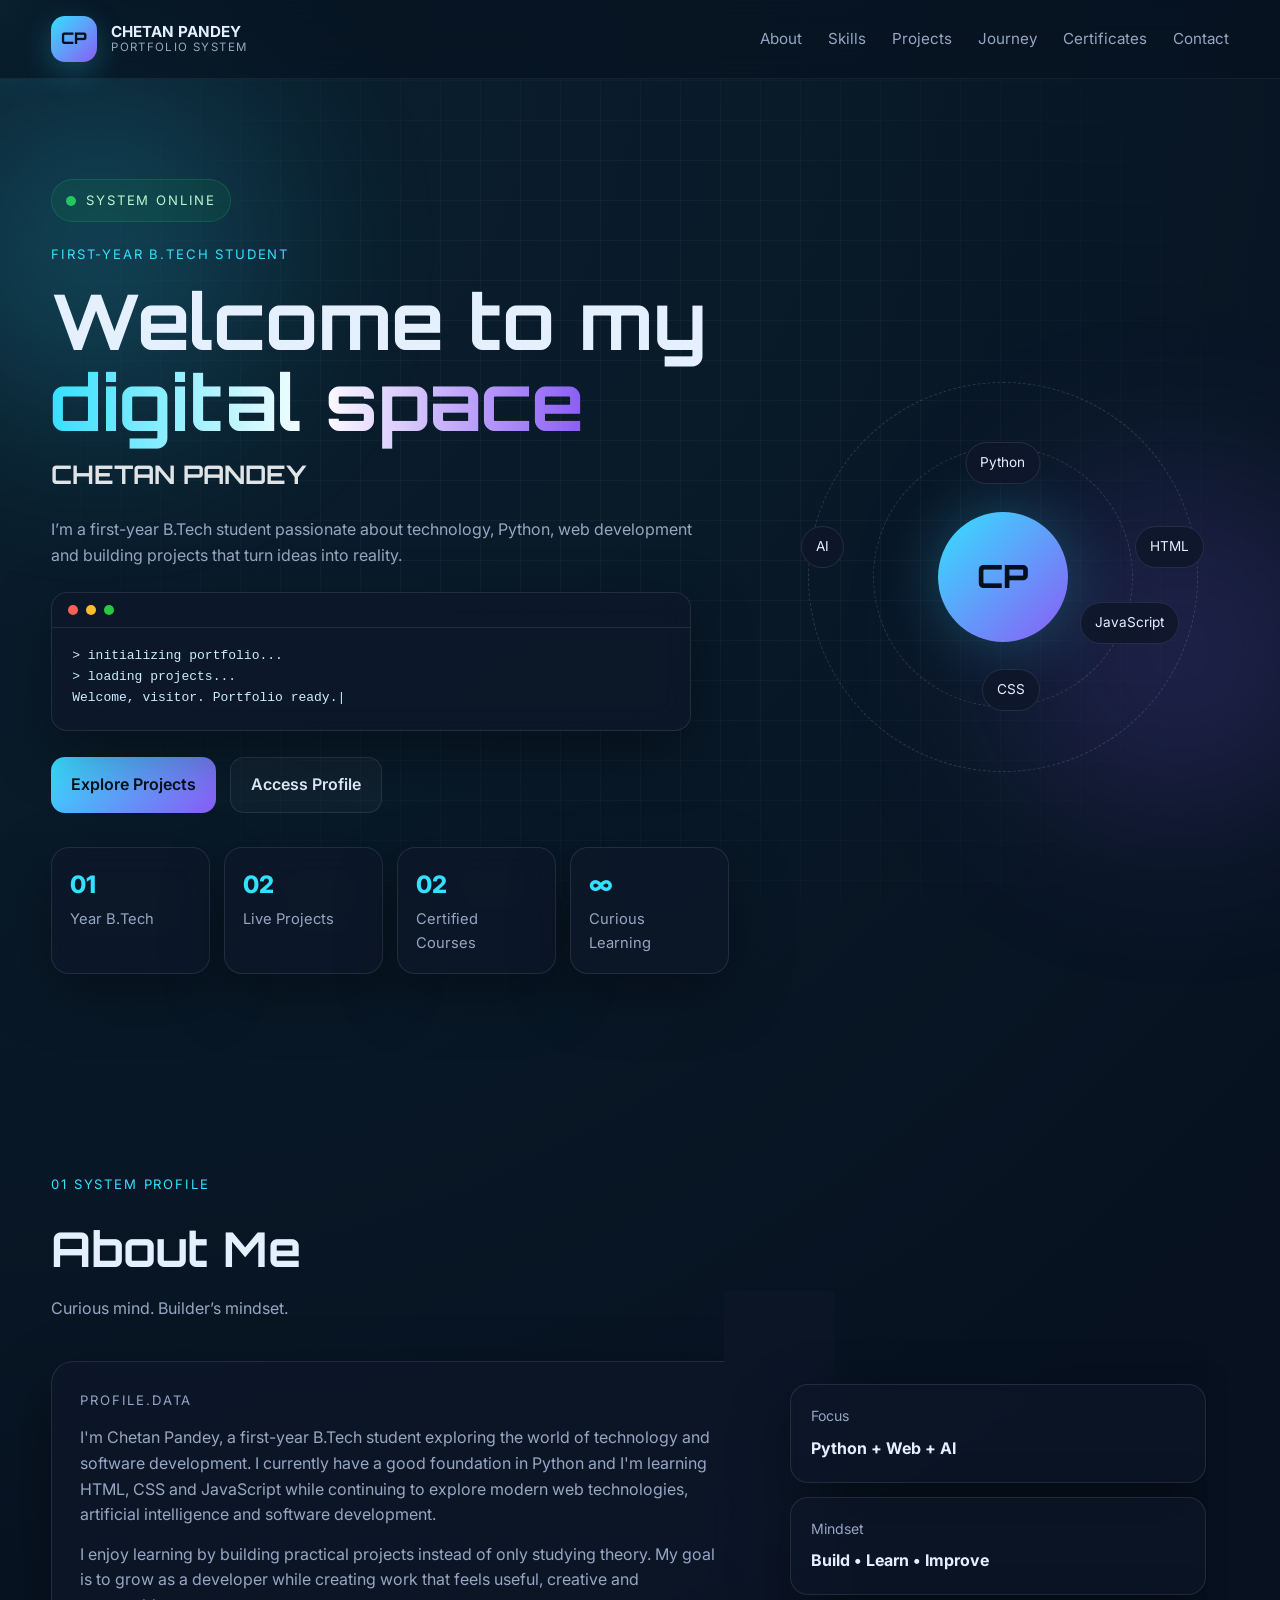
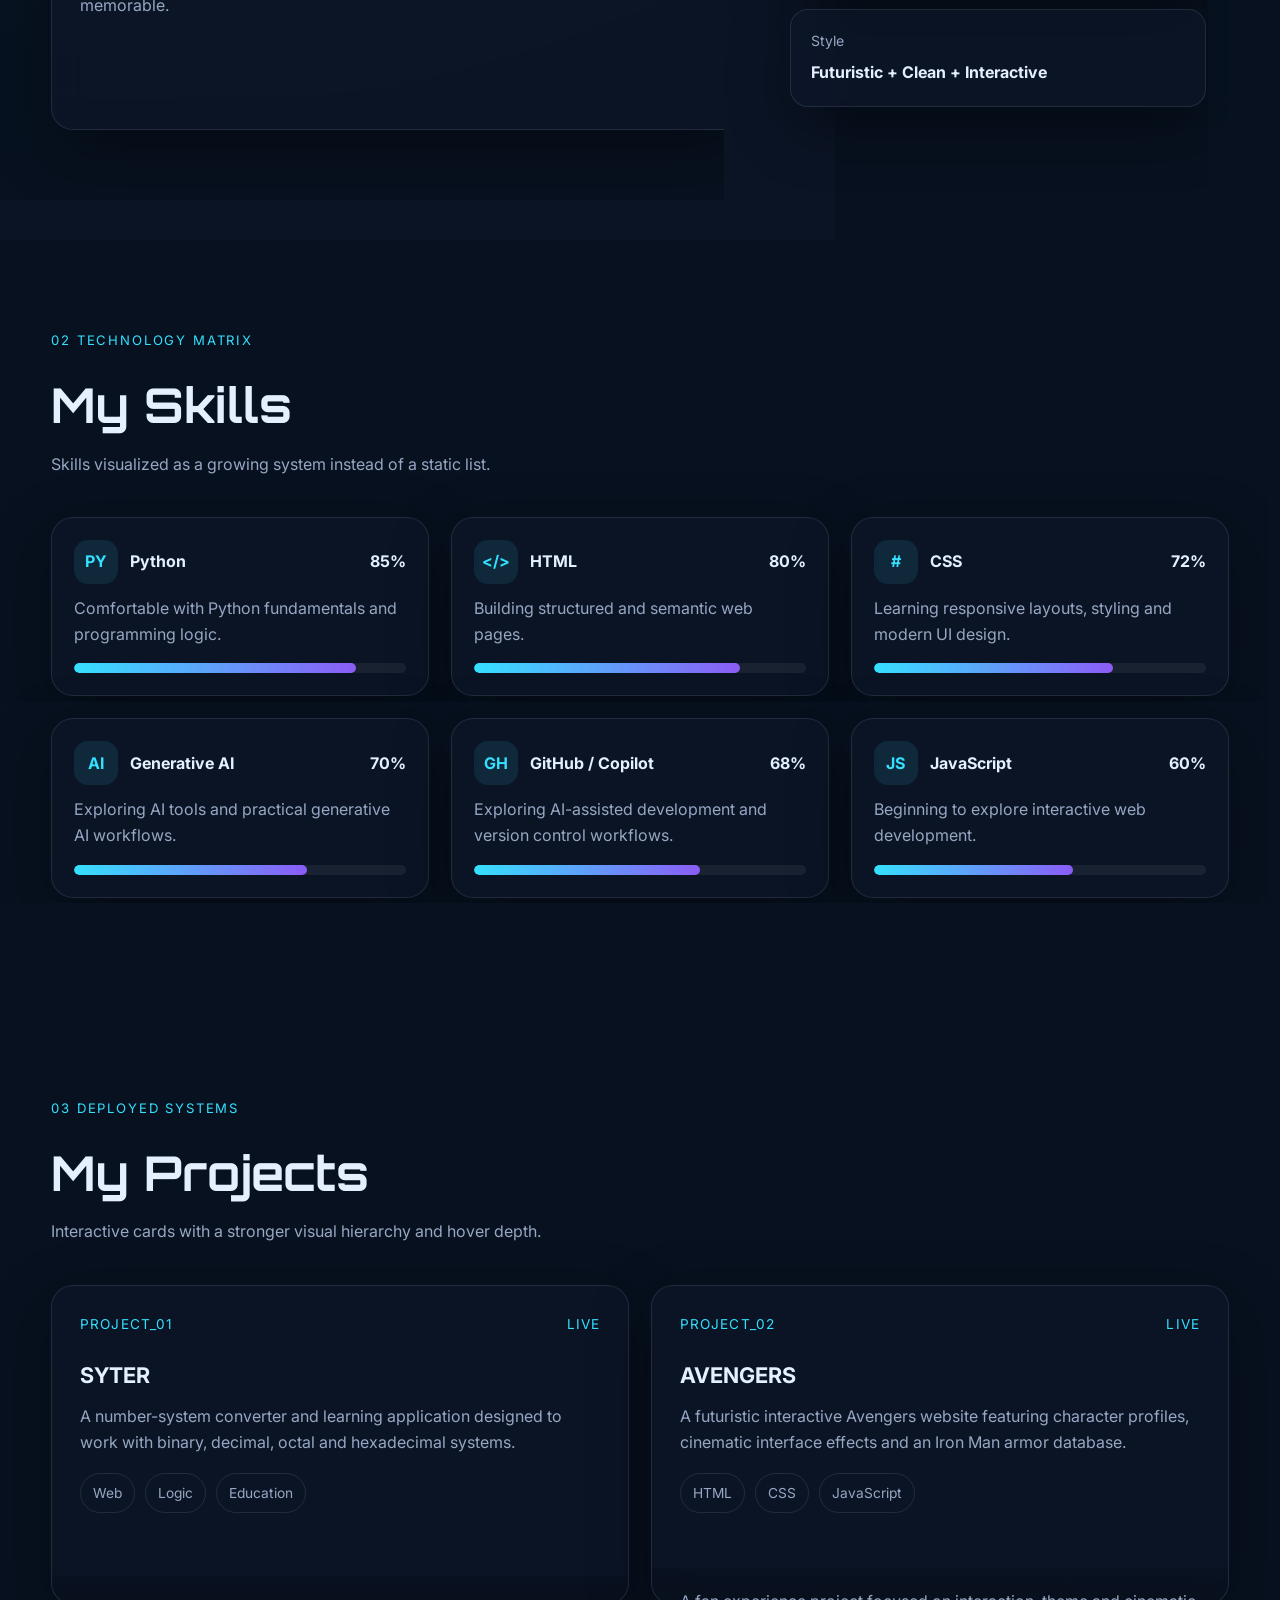
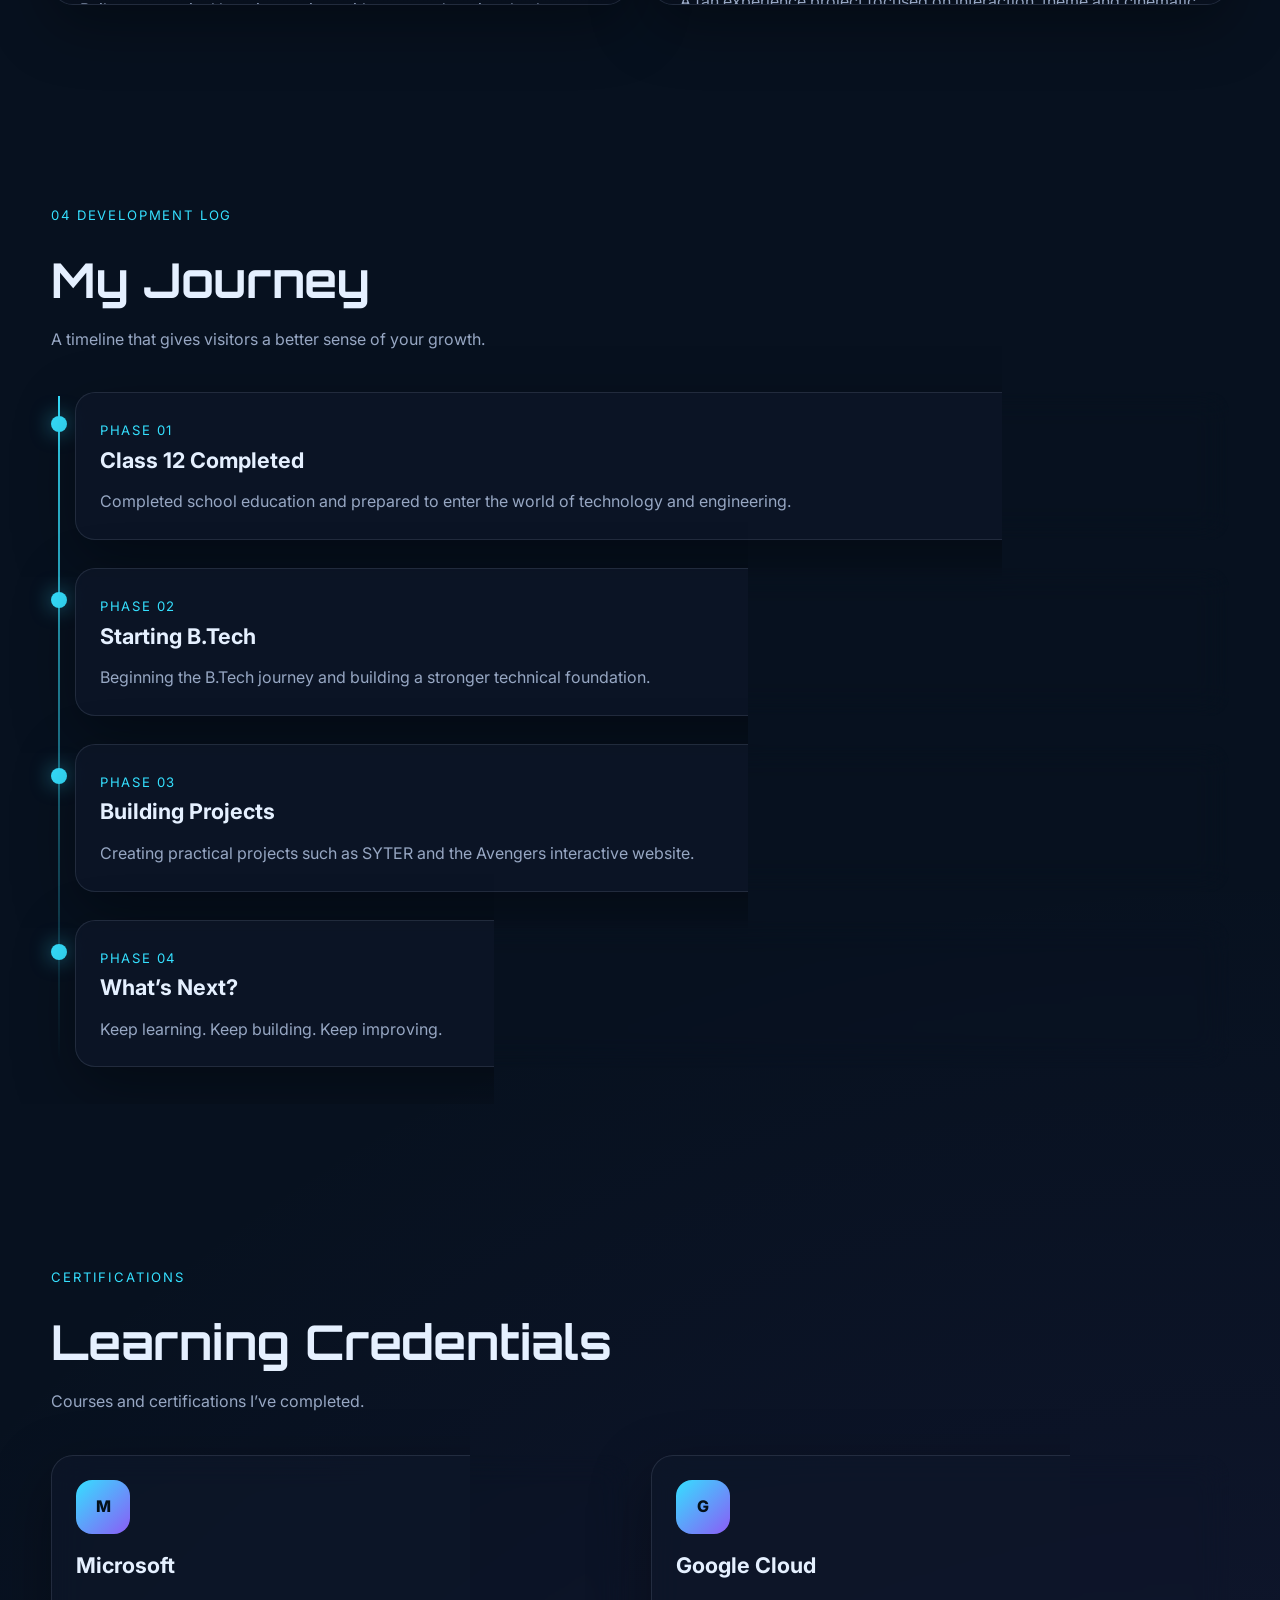
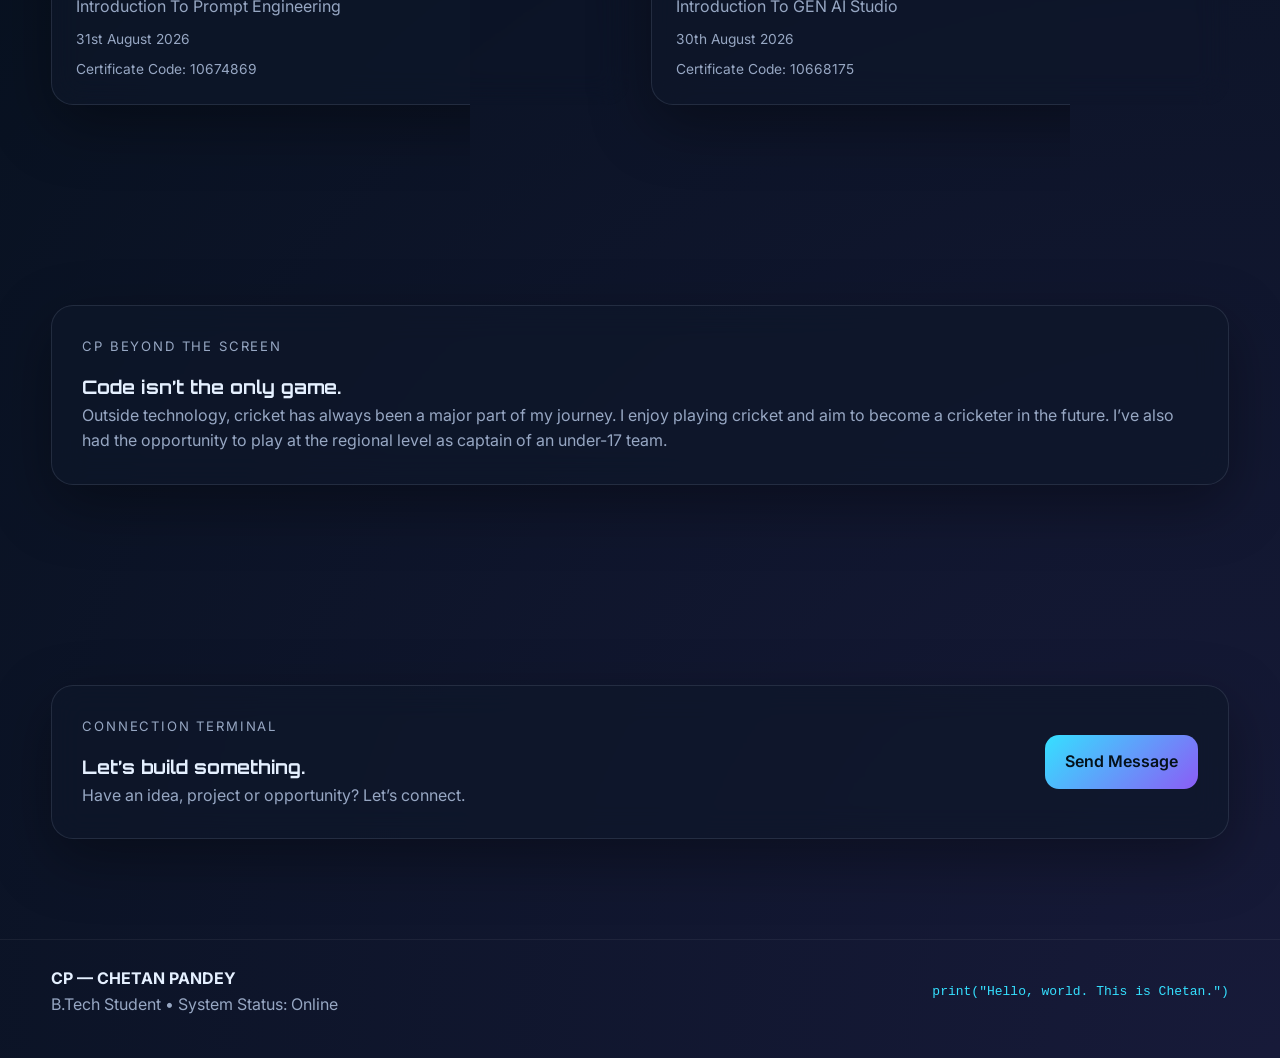
<file: index.html>
<!DOCTYPE html>
<html lang="en">

<head>
    <meta charset="UTF-8" />
    <meta name="viewport" content="width=device-width, initial-scale=1.0" />
    <title>Chetan Pandey | B.Tech Student & Developer</title>
    <meta name="description" content="Chetan Pandey - First-year B.Tech student passionate about Python, web development, AI, and building meaningful digital experiences." />
    <link rel="preconnect" href="https://fonts.googleapis.com" />
    <link rel="preconnect" href="https://fonts.gstatic.com" crossorigin />
    <link href="https://fonts.googleapis.com/css2?family=Inter:wght@300;400;500;600;700;800&family=Orbitron:wght@500;700;800&display=swap" rel="stylesheet" />
    <link rel="stylesheet" href="cpport.css" />
</head>

<body>
    <div class="cursor-glow"></div>
    <div class="bg-grid"></div>
    <div class="bg-blur blur-1"></div>
    <div class="bg-blur blur-2"></div>

    <header class="header" id="top">
        <div class="container nav">
            <a href="#hero" class="logo">
                <span class="logo-box">CP</span>
                <div class="logo-text">
                    <strong>CHETAN PANDEY</strong>
                    <span>PORTFOLIO SYSTEM</span>
                </div>
            </a>

            <nav class="nav-links" id="navLinks">
                <a href="#about">About</a>
                <a href="#skills">Skills</a>
                <a href="#projects">Projects</a>
                <a href="#journey">Journey</a>
                <a href="#certificates">Certificates</a>
                <a href="#contact">Contact</a>
            </nav>

            <button class="menu-toggle" id="menuToggle" aria-label="Toggle menu">
                <span></span>
                <span></span>
                <span></span>
            </button>
        </div>
    </header>

    <main>
        <section class="hero section" id="hero">
            <div class="container hero-grid">
                <div class="hero-content reveal">
                    <div class="status-pill">
                        <span class="status-dot"></span>
                        <span id="statusText">SYSTEM ONLINE</span>
                    </div>

                    <p class="eyebrow">FIRST-YEAR B.TECH STUDENT</p>
                    <h1>
                        Welcome to my
                        <span>digital space</span>
                    </h1>
                    <h2>CHETAN PANDEY</h2>

                    <p class="hero-description">
                        I’m a first-year B.Tech student passionate about technology, Python,
                        web development and building projects that turn ideas into reality.
                    </p>

                    <div class="terminal-card">
                        <div class="terminal-top">
                            <span></span><span></span><span></span>
                        </div>
                        <div class="terminal-body">
                            <p>&gt; initializing portfolio...</p>
                            <p>&gt; loading projects...</p>
                            <p class="typing-line"><span id="typingText"></span><span class="caret">|</span></p>
                        </div>
                    </div>

                    <div class="hero-actions">
                        <a href="#projects" class="btn btn-primary">Explore Projects</a>
                        <a href="#contact" class="btn btn-secondary">Access Profile</a>
                    </div>

                    <div class="hero-stats">
                        <div class="stat-card">
                            <span>01</span>
                            <p>Year B.Tech</p>
                        </div>
                        <div class="stat-card">
                            <span>02</span>
                            <p>Live Projects</p>
                        </div>
                        <div class="stat-card">
                            <span>02</span>
                            <p>Certified Courses</p>
                        </div>
                        <div class="stat-card">
                            <span>∞</span>
                            <p>Curious Learning</p>
                        </div>
                    </div>
                </div>

                <div class="hero-visual reveal">
                    <div class="orbital-card">
                        <div class="orbit orbit-1"></div>
                        <div class="orbit orbit-2"></div>
                        <div class="core">CP</div>

                        <div class="floating-tag tag-1">Python</div>
                        <div class="floating-tag tag-2">HTML</div>
                        <div class="floating-tag tag-3">CSS</div>
                        <div class="floating-tag tag-4">AI</div>
                        <div class="floating-tag tag-5">JavaScript</div>
                    </div>
                </div>
            </div>
        </section>

        <section class="section" id="about">
            <div class="container">
                <div class="section-head reveal">
                    <p class="section-tag">01 SYSTEM PROFILE</p>
                    <h3>About Me</h3>
                    <p class="section-text">
                        Curious mind. Builder’s mindset.
                    </p>
                </div>

                <div class="about-grid">
                    <div class="about-card reveal">
                        <p class="about-label">PROFILE.DATA</p>
                        <p>
                            I'm Chetan Pandey, a first-year B.Tech student exploring the world
                            of technology and software development. I currently have a good
                            foundation in Python and I'm learning HTML, CSS and JavaScript
                            while continuing to explore modern web technologies, artificial
                            intelligence and software development.
                        </p>
                        <p>
                            I enjoy learning by building practical projects instead of only
                            studying theory. My goal is to grow as a developer while creating
                            work that feels useful, creative and memorable.
                        </p>
                    </div>

                    <div class="about-panel reveal">
                        <div class="mini-card">
                            <span>Focus</span>
                            <strong>Python + Web + AI</strong>
                        </div>
                        <div class="mini-card">
                            <span>Mindset</span>
                            <strong>Build • Learn • Improve</strong>
                        </div>
                        <div class="mini-card">
                            <span>Style</span>
                            <strong>Futuristic + Clean + Interactive</strong>
                        </div>
                    </div>
                </div>
            </div>
        </section>

        <section class="section" id="skills">
            <div class="container">
                <div class="section-head reveal">
                    <p class="section-tag">02 TECHNOLOGY MATRIX</p>
                    <h3>My Skills</h3>
                    <p class="section-text">
                        Skills visualized as a growing system instead of a static list.
                    </p>
                </div>

                <div class="skills-grid">
                    <div class="skill-card reveal">
                        <div class="skill-top">
                            <span>PY</span>
                            <h4>Python</h4>
                            <strong>85%</strong>
                        </div>
                        <p>Comfortable with Python fundamentals and programming logic.</p>
                        <div class="progress">
                            <div class="progress-bar" data-width="85"></div>
                        </div>
                    </div>

                    <div class="skill-card reveal">
                        <div class="skill-top">
                            <span>&lt;/&gt;</span>
                            <h4>HTML</h4>
                            <strong>80%</strong>
                        </div>
                        <p>Building structured and semantic web pages.</p>
                        <div class="progress">
                            <div class="progress-bar" data-width="80"></div>
                        </div>
                    </div>

                    <div class="skill-card reveal">
                        <div class="skill-top">
                            <span>#</span>
                            <h4>CSS</h4>
                            <strong>72%</strong>
                        </div>
                        <p>Learning responsive layouts, styling and modern UI design.</p>
                        <div class="progress">
                            <div class="progress-bar" data-width="72"></div>
                        </div>
                    </div>

                    <div class="skill-card reveal">
                        <div class="skill-top">
                            <span>AI</span>
                            <h4>Generative AI</h4>
                            <strong>70%</strong>
                        </div>
                        <p>Exploring AI tools and practical generative AI workflows.</p>
                        <div class="progress">
                            <div class="progress-bar" data-width="70"></div>
                        </div>
                    </div>

                    <div class="skill-card reveal">
                        <div class="skill-top">
                            <span>GH</span>
                            <h4>GitHub / Copilot</h4>
                            <strong>68%</strong>
                        </div>
                        <p>Exploring AI-assisted development and version control workflows.</p>
                        <div class="progress">
                            <div class="progress-bar" data-width="68"></div>
                        </div>
                    </div>

                    <div class="skill-card reveal">
                        <div class="skill-top">
                            <span>JS</span>
                            <h4>JavaScript</h4>
                            <strong>60%</strong>
                        </div>
                        <p>Beginning to explore interactive web development.</p>
                        <div class="progress">
                            <div class="progress-bar" data-width="60"></div>
                        </div>
                    </div>
                </div>
            </div>
        </section>

        <section class="section" id="projects">
                <div class="container">
                    <div class="section-head reveal">
                        <p class="section-tag">03 DEPLOYED SYSTEMS</p>
                        <h3>My Projects</h3>
                        <p class="section-text">
                            Interactive cards with a stronger visual hierarchy and hover depth.
                        </p>
                    </div>

                    <div class="projects-grid">
                        <article class="project-card reveal">
                            <div class="project-front">
                                <div class="project-meta">
                                    <span>PROJECT_01</span>
                                    <span>LIVE</span>
                                </div>
                                <h4>SYTER</h4>
                                <p>
                                    A number-system converter and learning application designed to
                                    work with binary, decimal, octal and hexadecimal systems.
                                </p>
                                <div class="project-tags">
                                    <span>Web</span>
                                    <span>Logic</span>
                                    <span>Education</span>
                                </div>
                            </div>
                            <div class="project-overlay">
                                <p>Built as a practical learning project with strong educational value.</p>
                                <a href="https://syter-digital-forge.lovable.app/" class="project-link" target="_blank" rel="noopener noreferrer">
                                    Launch SYTER ↗
                                </a>
                            </div>
                        </article>

                        <article class="project-card reveal">
                            <div class="project-front">
                                <div class="project-meta">
                                    <span>PROJECT_02</span>
                                    <span>LIVE</span>
                                </div>
                                <h4>AVENGERS</h4>
                                <p>
                                    A futuristic interactive Avengers website featuring character
                                    profiles, cinematic interface effects and an Iron Man armor database.
                                </p>
                                <div class="project-tags">
                                    <span>HTML</span>
                                    <span>CSS</span>
                                    <span>JavaScript</span>
                                </div>
                            </div>
                            <div class="project-overlay">
                                <p>A fan experience project focused on interaction, theme and cinematic UI.</p>
                                <a href="https://cpavengers.niat.tech" class="project-link" target="_blank" rel="noopener noreferrer">
                                    Enter System ↗
                                </a>
                            </div>
                        </article>
                    </div>
                </div>
            </section>


            <section class="section" id="journey">
                <div class="container">
                    <div class="section-head reveal">
                        <p class="section-tag">04 DEVELOPMENT LOG</p>
                        <h3>My Journey</h3>
                        <p class="section-text">
                            A timeline that gives visitors a better sense of your growth.
                        </p>
                    </div>

                    <div class="timeline">
                        <div class="timeline-item reveal">
                            <div class="timeline-dot"></div>
                            <div class="timeline-content">
                                <span>PHASE 01</span>
                                <h4>Class 12 Completed</h4>
                                <p>Completed school education and prepared to enter the world of technology and engineering.</p>
                            </div>
                        </div>

                        <div class="timeline-item reveal">
                            <div class="timeline-dot"></div>
                            <div class="timeline-content">
                                <span>PHASE 02</span>
                                <h4>Starting B.Tech</h4>
                                <p>Beginning the B.Tech journey and building a stronger technical foundation.</p>
                            </div>
                        </div>

                        <div class="timeline-item reveal">
                            <div class="timeline-dot"></div>
                            <div class="timeline-content">
                                <span>PHASE 03</span>
                                <h4>Building Projects</h4>
                                <p>Creating practical projects such as SYTER and the Avengers interactive website.</p>
                            </div>
                        </div>

                        <div class="timeline-item reveal">
                            <div class="timeline-dot"></div>
                            <div class="timeline-content">
                                <span>PHASE 04</span>
                                <h4>What’s Next?</h4>
                                <p>Keep learning. Keep building. Keep improving.</p>
                            </div>
                        </div>
                    </div>
                </div>
            </section>

            <section class="section" id="certificates">
                <div class="container">
                    <div class="section-head reveal">
                        <p class="section-tag">CERTIFICATIONS</p>
                        <h3>Learning Credentials</h3>
                        <p class="section-text">
                            Courses and certifications I’ve completed.
                        </p>
                    </div>

                    <div class="cert-grid">
                        <div class="cert-card reveal">
                            <div class="cert-icon">M</div>
                            <h4>Microsoft</h4>
                            <p>Introduction To Prompt Engineering</p>
                            <span>31st August 2026</span>
                            <small>Certificate Code: 10674869</small>
                        </div>

                        <div class="cert-card reveal">
                            <div class="cert-icon">G</div>
                            <h4>Google Cloud</h4>
                            <p>Introduction To GEN AI Studio</p>
                            <span>30th August 2026</span>
                            <small>Certificate Code: 10668175</small>
                        </div>
                    </div>
                </div>
            </section>

            <section class="section side-note-section">
                <div class="container">
                    <div class="side-note-card reveal">
                        <p class="section-tag">CP BEYOND THE SCREEN</p>
                        <h3>Code isn’t the only game.</h3>
                        <p>
                            Outside technology, cricket has always been a major part of my
                            journey. I enjoy playing cricket and aim to become a cricketer in
                            the future. I’ve also had the opportunity to play at the regional
                            level as captain of an under-17 team.
                        </p>
                    </div>
                </div>
            </section>

            <section class="section" id="contact">
                <div class="container">
                    <div class="contact-card reveal">
                        <div>
                            <p class="section-tag">CONNECTION TERMINAL</p>
                            <h3>Let’s build something.</h3>
                            <p>
                                Have an idea, project or opportunity? Let’s connect.
                            </p>
                        </div>
                        <a href="mailto:yourmail@example.com" class="btn btn-primary">Send Message</a>
                    </div>
                </div>
            </section>
    </main>

    <footer class="footer">
        <div class="container footer-wrap">
            <div>
                <strong>CP — CHETAN PANDEY</strong>
                <p>B.Tech Student • System Status: Online</p>
            </div>
            <div class="code-quote" id="codeQuote"></div>
        </div>
    </footer>

    <a href="#top" class="back-to-top" id="backToTop" aria-label="Back to top">↑</a>

    <script src="cpport.js"></script>
</body>

</html>
</file>
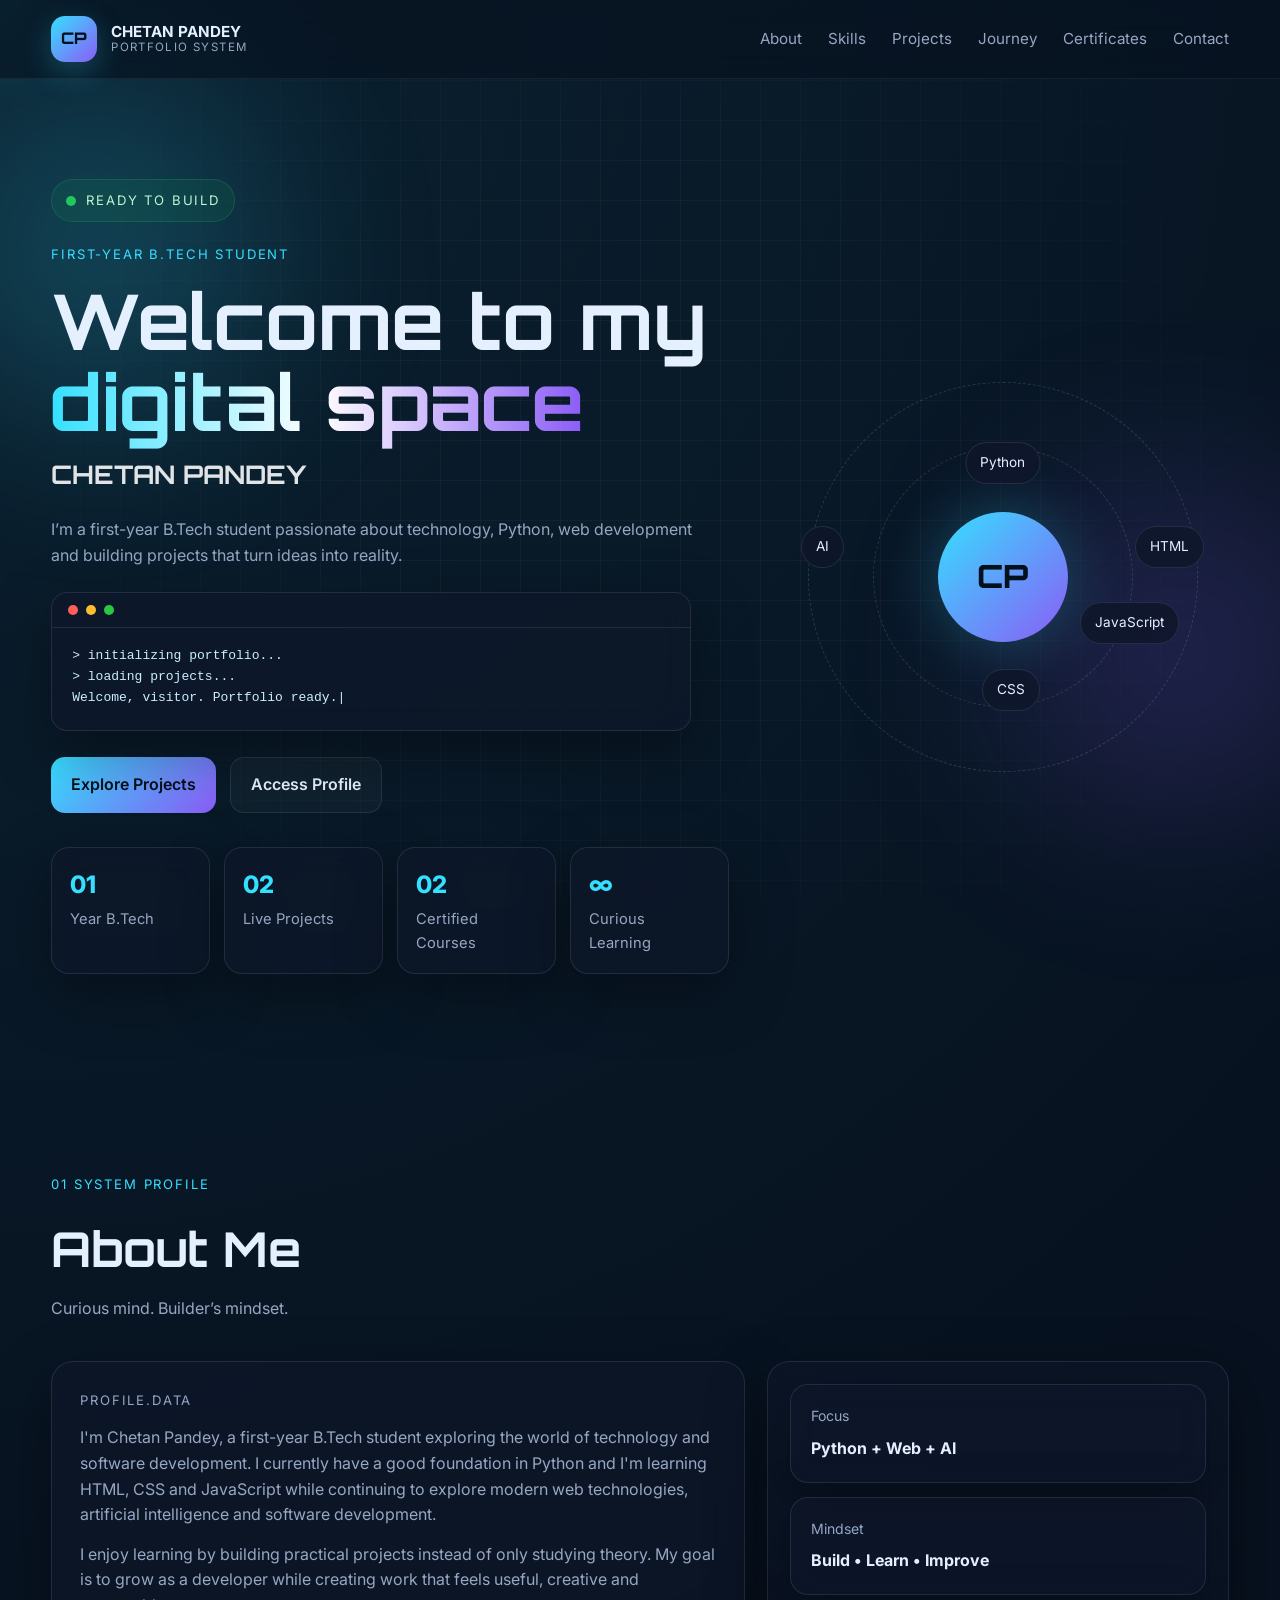
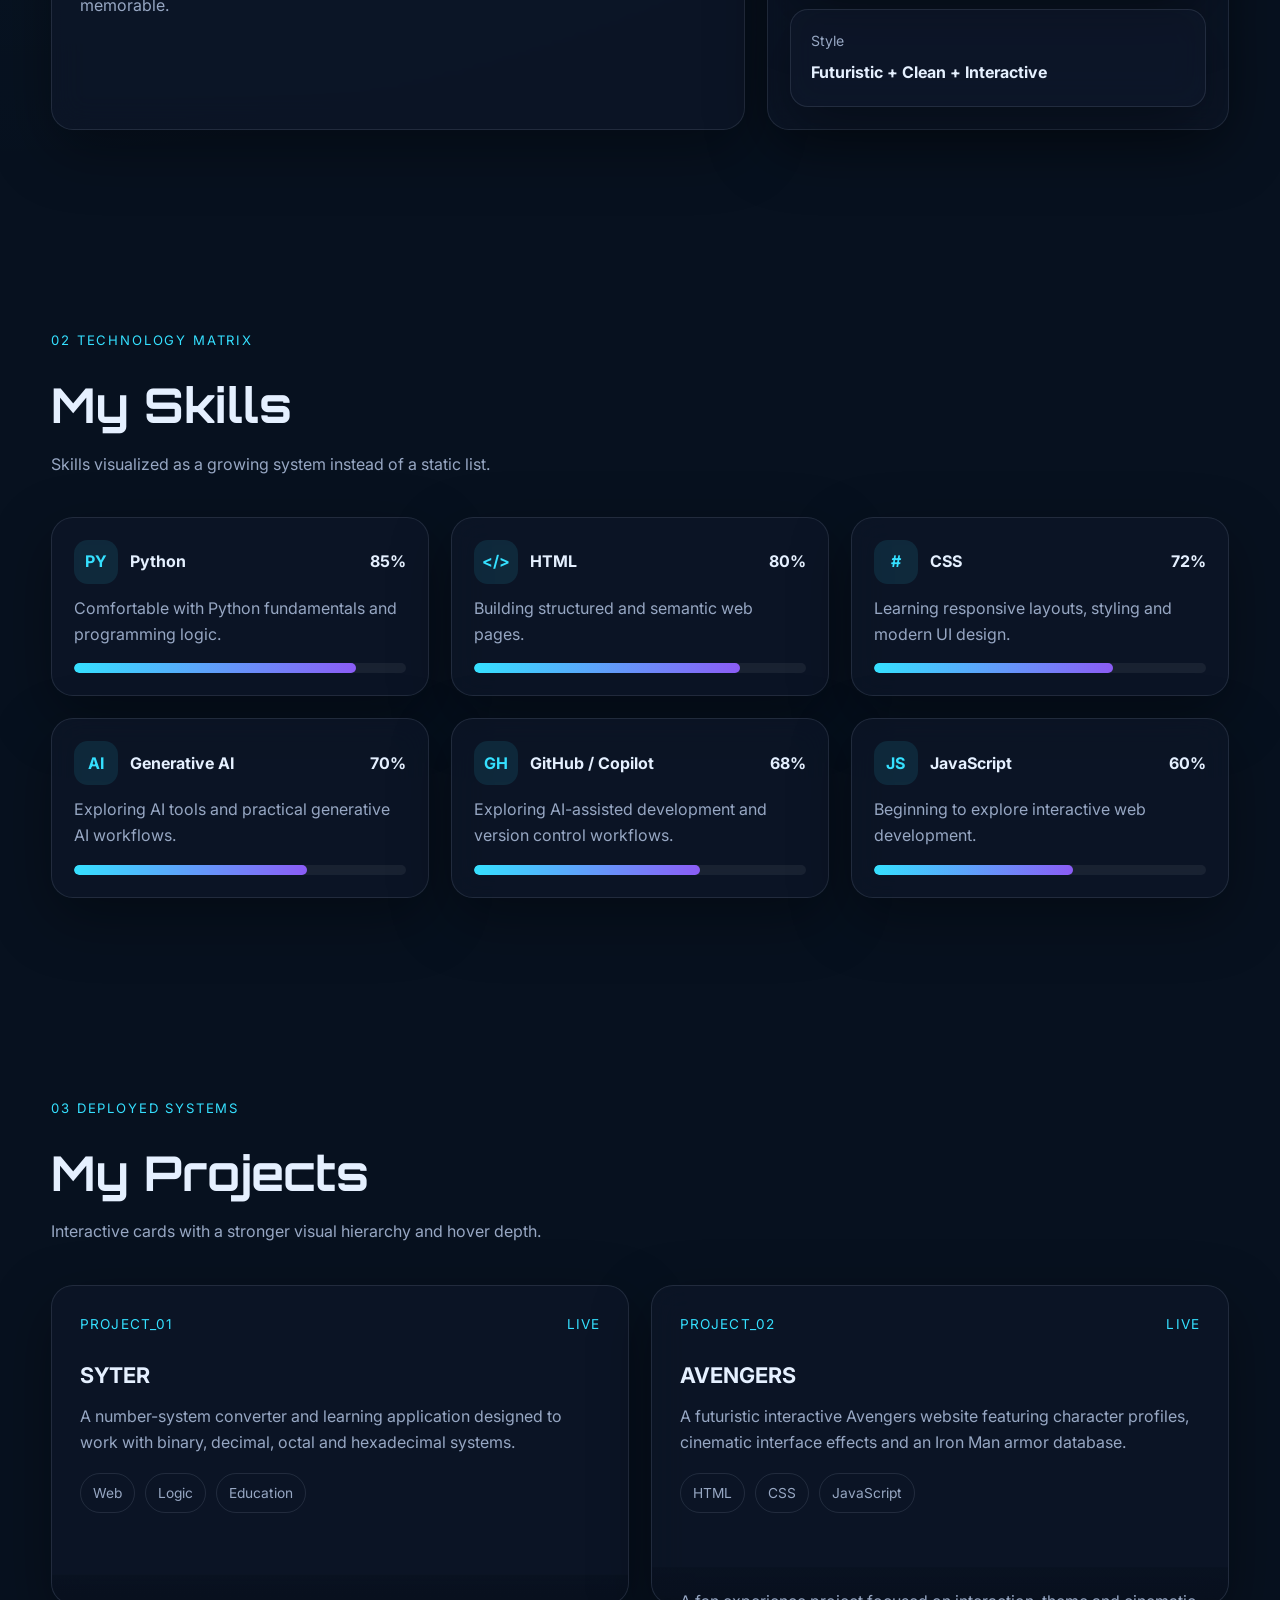
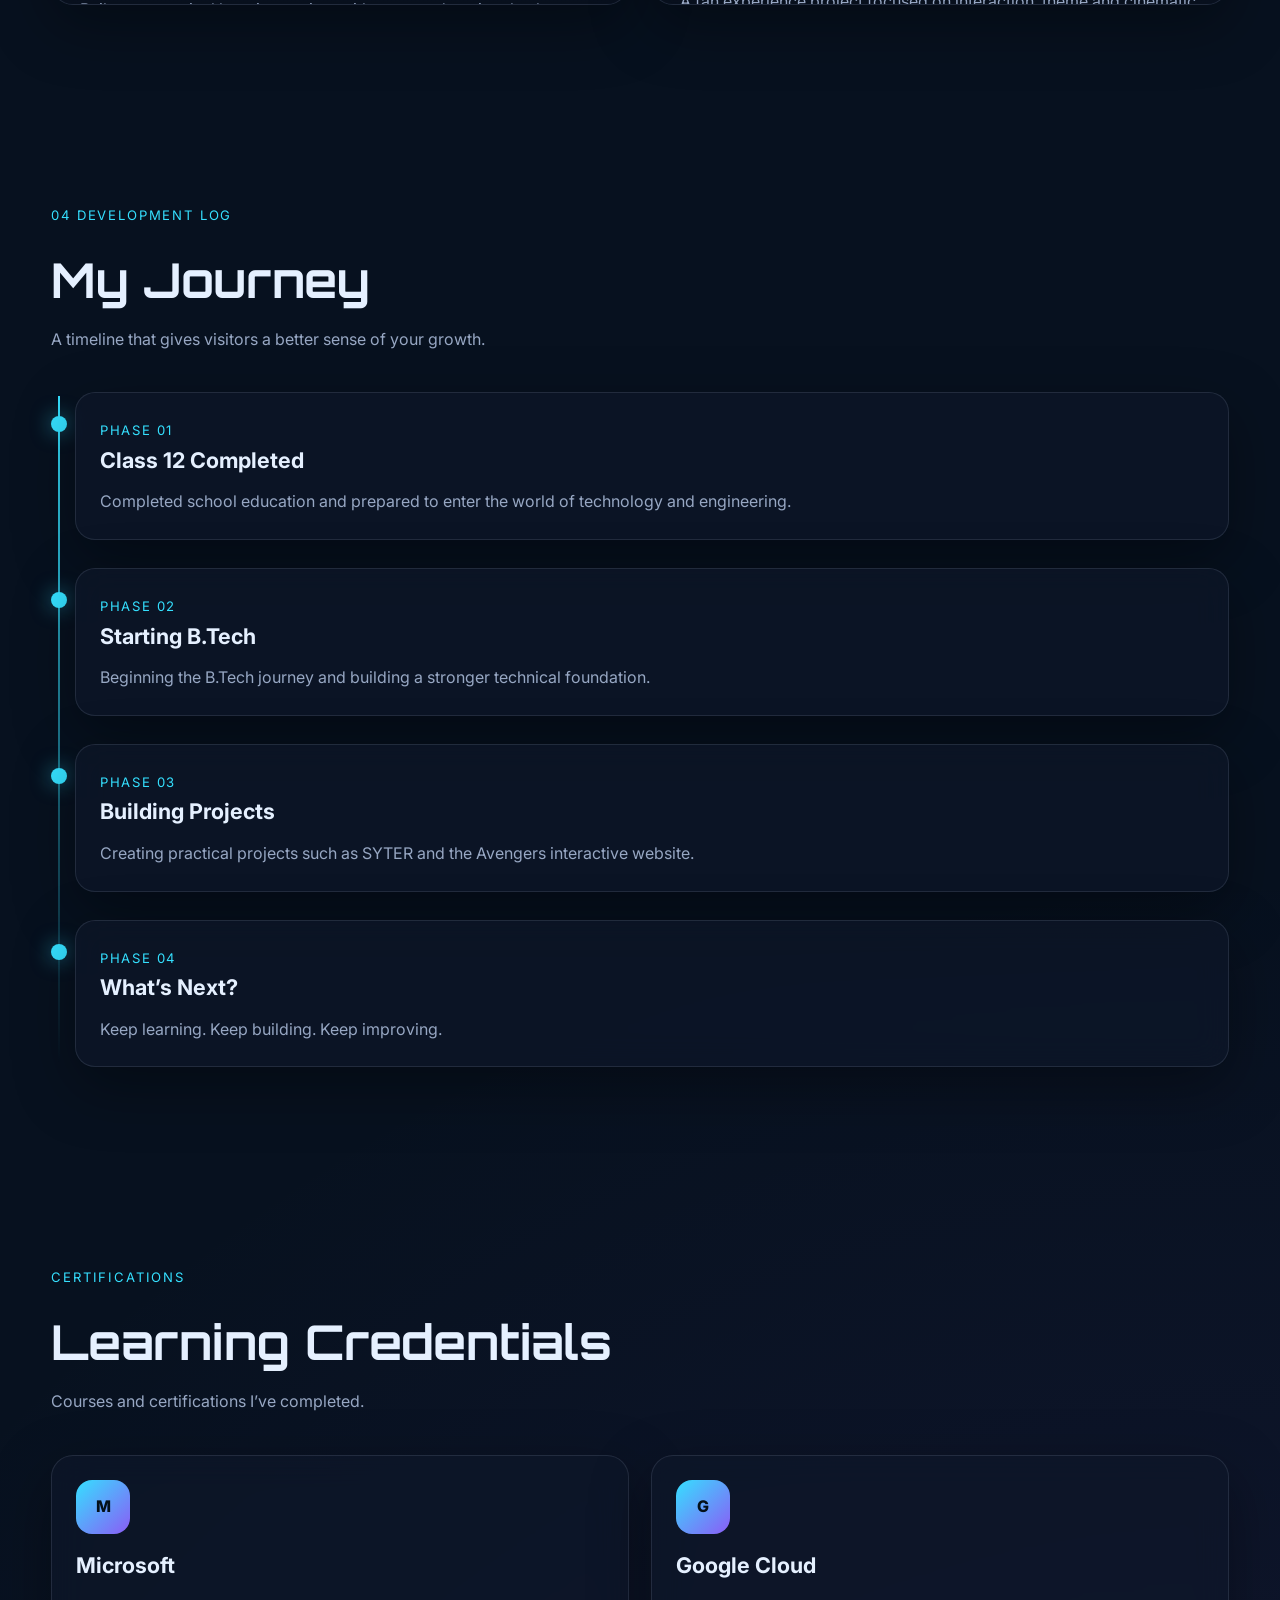
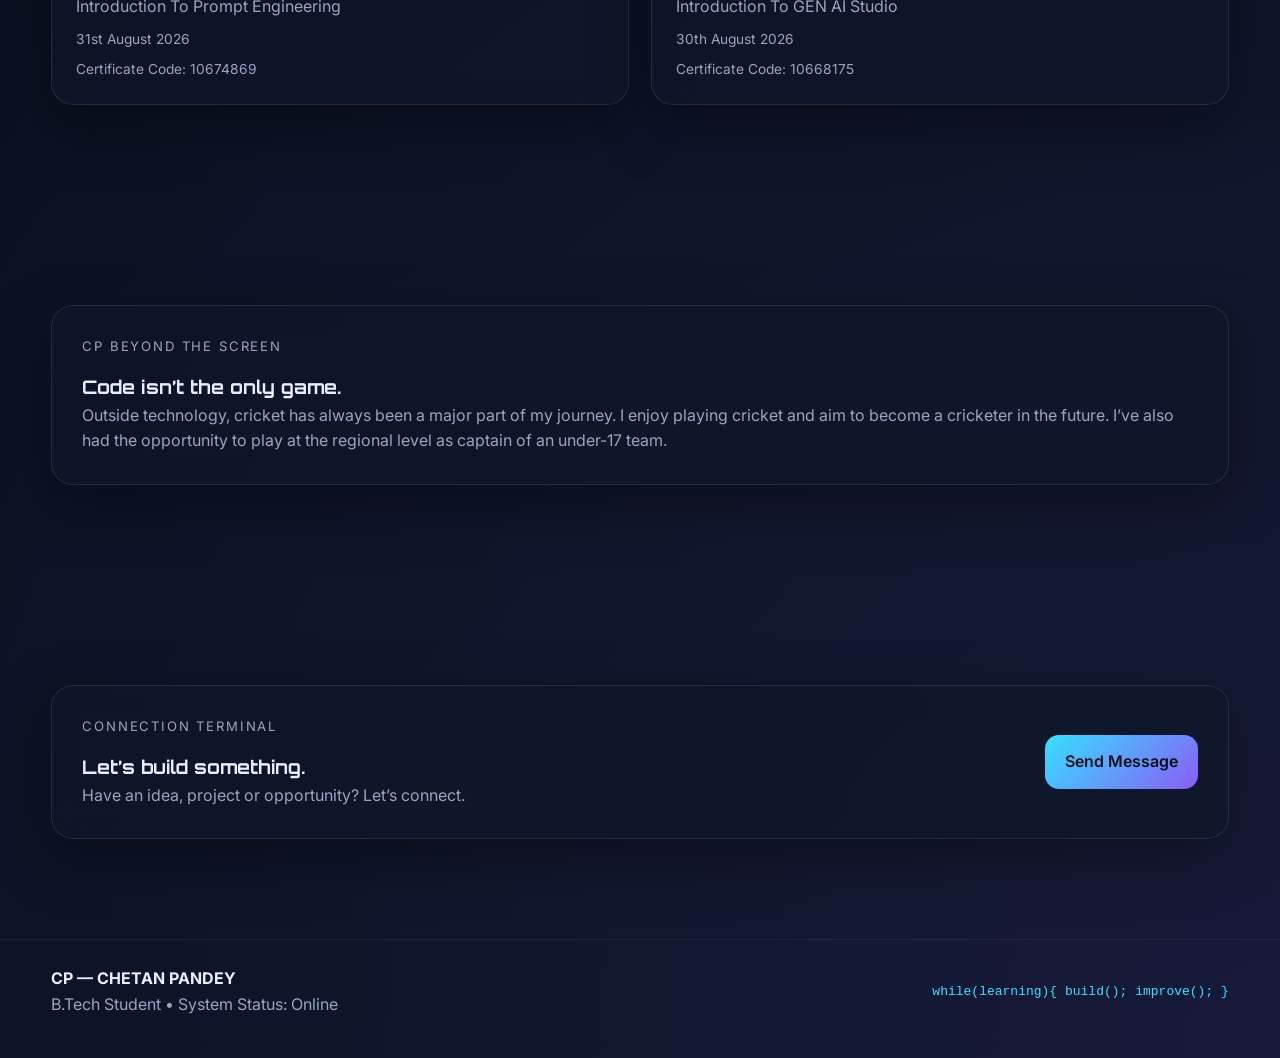
<file: cpport.html>
<!DOCTYPE html>
<html lang="en">

<head>
    <meta charset="UTF-8" />
    <meta name="viewport" content="width=device-width, initial-scale=1.0" />
    <title>Chetan Pandey | B.Tech Student & Developer</title>
    <meta name="description" content="Chetan Pandey - First-year B.Tech student passionate about Python, web development, AI, and building meaningful digital experiences." />
    <link rel="preconnect" href="https://fonts.googleapis.com" />
    <link rel="preconnect" href="https://fonts.gstatic.com" crossorigin />
    <link href="https://fonts.googleapis.com/css2?family=Inter:wght@300;400;500;600;700;800&family=Orbitron:wght@500;700;800&display=swap" rel="stylesheet" />
    <link rel="stylesheet" href="cpport.css" />
</head>

<body>
    <div class="cursor-glow"></div>
    <div class="bg-grid"></div>
    <div class="bg-blur blur-1"></div>
    <div class="bg-blur blur-2"></div>

    <header class="header" id="top">
        <div class="container nav">
            <a href="#hero" class="logo">
                <span class="logo-box">CP</span>
                <div class="logo-text">
                    <strong>CHETAN PANDEY</strong>
                    <span>PORTFOLIO SYSTEM</span>
                </div>
            </a>

            <nav class="nav-links" id="navLinks">
                <a href="#about">About</a>
                <a href="#skills">Skills</a>
                <a href="#projects">Projects</a>
                <a href="#journey">Journey</a>
                <a href="#certificates">Certificates</a>
                <a href="#contact">Contact</a>
            </nav>

            <button class="menu-toggle" id="menuToggle" aria-label="Toggle menu">
                <span></span>
                <span></span>
                <span></span>
            </button>
        </div>
    </header>

    <main>
        <section class="hero section" id="hero">
            <div class="container hero-grid">
                <div class="hero-content reveal">
                    <div class="status-pill">
                        <span class="status-dot"></span>
                        <span id="statusText">SYSTEM ONLINE</span>
                    </div>

                    <p class="eyebrow">FIRST-YEAR B.TECH STUDENT</p>
                    <h1>
                        Welcome to my
                        <span>digital space</span>
                    </h1>
                    <h2>CHETAN PANDEY</h2>

                    <p class="hero-description">
                        I’m a first-year B.Tech student passionate about technology, Python,
                        web development and building projects that turn ideas into reality.
                    </p>

                    <div class="terminal-card">
                        <div class="terminal-top">
                            <span></span><span></span><span></span>
                        </div>
                        <div class="terminal-body">
                            <p>&gt; initializing portfolio...</p>
                            <p>&gt; loading projects...</p>
                            <p class="typing-line"><span id="typingText"></span><span class="caret">|</span></p>
                        </div>
                    </div>

                    <div class="hero-actions">
                        <a href="#projects" class="btn btn-primary">Explore Projects</a>
                        <a href="#contact" class="btn btn-secondary">Access Profile</a>
                    </div>

                    <div class="hero-stats">
                        <div class="stat-card">
                            <span>01</span>
                            <p>Year B.Tech</p>
                        </div>
                        <div class="stat-card">
                            <span>02</span>
                            <p>Live Projects</p>
                        </div>
                        <div class="stat-card">
                            <span>02</span>
                            <p>Certified Courses</p>
                        </div>
                        <div class="stat-card">
                            <span>∞</span>
                            <p>Curious Learning</p>
                        </div>
                    </div>
                </div>

                <div class="hero-visual reveal">
                    <div class="orbital-card">
                        <div class="orbit orbit-1"></div>
                        <div class="orbit orbit-2"></div>
                        <div class="core">CP</div>

                        <div class="floating-tag tag-1">Python</div>
                        <div class="floating-tag tag-2">HTML</div>
                        <div class="floating-tag tag-3">CSS</div>
                        <div class="floating-tag tag-4">AI</div>
                        <div class="floating-tag tag-5">JavaScript</div>
                    </div>
                </div>
            </div>
        </section>

        <section class="section" id="about">
            <div class="container">
                <div class="section-head reveal">
                    <p class="section-tag">01 SYSTEM PROFILE</p>
                    <h3>About Me</h3>
                    <p class="section-text">
                        Curious mind. Builder’s mindset.
                    </p>
                </div>

                <div class="about-grid">
                    <div class="about-card reveal">
                        <p class="about-label">PROFILE.DATA</p>
                        <p>
                            I'm Chetan Pandey, a first-year B.Tech student exploring the world
                            of technology and software development. I currently have a good
                            foundation in Python and I'm learning HTML, CSS and JavaScript
                            while continuing to explore modern web technologies, artificial
                            intelligence and software development.
                        </p>
                        <p>
                            I enjoy learning by building practical projects instead of only
                            studying theory. My goal is to grow as a developer while creating
                            work that feels useful, creative and memorable.
                        </p>
                    </div>

                    <div class="about-panel reveal">
                        <div class="mini-card">
                            <span>Focus</span>
                            <strong>Python + Web + AI</strong>
                        </div>
                        <div class="mini-card">
                            <span>Mindset</span>
                            <strong>Build • Learn • Improve</strong>
                        </div>
                        <div class="mini-card">
                            <span>Style</span>
                            <strong>Futuristic + Clean + Interactive</strong>
                        </div>
                    </div>
                </div>
            </div>
        </section>

        <section class="section" id="skills">
            <div class="container">
                <div class="section-head reveal">
                    <p class="section-tag">02 TECHNOLOGY MATRIX</p>
                    <h3>My Skills</h3>
                    <p class="section-text">
                        Skills visualized as a growing system instead of a static list.
                    </p>
                </div>

                <div class="skills-grid">
                    <div class="skill-card reveal">
                        <div class="skill-top">
                            <span>PY</span>
                            <h4>Python</h4>
                            <strong>85%</strong>
                        </div>
                        <p>Comfortable with Python fundamentals and programming logic.</p>
                        <div class="progress">
                            <div class="progress-bar" data-width="85"></div>
                        </div>
                    </div>

                    <div class="skill-card reveal">
                        <div class="skill-top">
                            <span>&lt;/&gt;</span>
                            <h4>HTML</h4>
                            <strong>80%</strong>
                        </div>
                        <p>Building structured and semantic web pages.</p>
                        <div class="progress">
                            <div class="progress-bar" data-width="80"></div>
                        </div>
                    </div>

                    <div class="skill-card reveal">
                        <div class="skill-top">
                            <span>#</span>
                            <h4>CSS</h4>
                            <strong>72%</strong>
                        </div>
                        <p>Learning responsive layouts, styling and modern UI design.</p>
                        <div class="progress">
                            <div class="progress-bar" data-width="72"></div>
                        </div>
                    </div>

                    <div class="skill-card reveal">
                        <div class="skill-top">
                            <span>AI</span>
                            <h4>Generative AI</h4>
                            <strong>70%</strong>
                        </div>
                        <p>Exploring AI tools and practical generative AI workflows.</p>
                        <div class="progress">
                            <div class="progress-bar" data-width="70"></div>
                        </div>
                    </div>

                    <div class="skill-card reveal">
                        <div class="skill-top">
                            <span>GH</span>
                            <h4>GitHub / Copilot</h4>
                            <strong>68%</strong>
                        </div>
                        <p>Exploring AI-assisted development and version control workflows.</p>
                        <div class="progress">
                            <div class="progress-bar" data-width="68"></div>
                        </div>
                    </div>

                    <div class="skill-card reveal">
                        <div class="skill-top">
                            <span>JS</span>
                            <h4>JavaScript</h4>
                            <strong>60%</strong>
                        </div>
                        <p>Beginning to explore interactive web development.</p>
                        <div class="progress">
                            <div class="progress-bar" data-width="60"></div>
                        </div>
                    </div>
                </div>
            </div>
        </section>

        <section class="section" id="projects">
                <div class="container">
                    <div class="section-head reveal">
                        <p class="section-tag">03 DEPLOYED SYSTEMS</p>
                        <h3>My Projects</h3>
                        <p class="section-text">
                            Interactive cards with a stronger visual hierarchy and hover depth.
                        </p>
                    </div>

                    <div class="projects-grid">
                        <article class="project-card reveal">
                            <div class="project-front">
                                <div class="project-meta">
                                    <span>PROJECT_01</span>
                                    <span>LIVE</span>
                                </div>
                                <h4>SYTER</h4>
                                <p>
                                    A number-system converter and learning application designed to
                                    work with binary, decimal, octal and hexadecimal systems.
                                </p>
                                <div class="project-tags">
                                    <span>Web</span>
                                    <span>Logic</span>
                                    <span>Education</span>
                                </div>
                            </div>
                            <div class="project-overlay">
                                <p>Built as a practical learning project with strong educational value.</p>
                                <a href="https://syter-digital-forge.lovable.app/" class="project-link" target="_blank" rel="noopener noreferrer">
                                    Launch SYTER ↗
                                </a>
                            </div>
                        </article>

                        <article class="project-card reveal">
                            <div class="project-front">
                                <div class="project-meta">
                                    <span>PROJECT_02</span>
                                    <span>LIVE</span>
                                </div>
                                <h4>AVENGERS</h4>
                                <p>
                                    A futuristic interactive Avengers website featuring character
                                    profiles, cinematic interface effects and an Iron Man armor database.
                                </p>
                                <div class="project-tags">
                                    <span>HTML</span>
                                    <span>CSS</span>
                                    <span>JavaScript</span>
                                </div>
                            </div>
                            <div class="project-overlay">
                                <p>A fan experience project focused on interaction, theme and cinematic UI.</p>
                                <a href="https://cpavengers.niat.tech" class="project-link" target="_blank" rel="noopener noreferrer">
                                    Enter System ↗
                                </a>
                            </div>
                        </article>
                    </div>
                </div>
            </section>


            <section class="section" id="journey">
                <div class="container">
                    <div class="section-head reveal">
                        <p class="section-tag">04 DEVELOPMENT LOG</p>
                        <h3>My Journey</h3>
                        <p class="section-text">
                            A timeline that gives visitors a better sense of your growth.
                        </p>
                    </div>

                    <div class="timeline">
                        <div class="timeline-item reveal">
                            <div class="timeline-dot"></div>
                            <div class="timeline-content">
                                <span>PHASE 01</span>
                                <h4>Class 12 Completed</h4>
                                <p>Completed school education and prepared to enter the world of technology and engineering.</p>
                            </div>
                        </div>

                        <div class="timeline-item reveal">
                            <div class="timeline-dot"></div>
                            <div class="timeline-content">
                                <span>PHASE 02</span>
                                <h4>Starting B.Tech</h4>
                                <p>Beginning the B.Tech journey and building a stronger technical foundation.</p>
                            </div>
                        </div>

                        <div class="timeline-item reveal">
                            <div class="timeline-dot"></div>
                            <div class="timeline-content">
                                <span>PHASE 03</span>
                                <h4>Building Projects</h4>
                                <p>Creating practical projects such as SYTER and the Avengers interactive website.</p>
                            </div>
                        </div>

                        <div class="timeline-item reveal">
                            <div class="timeline-dot"></div>
                            <div class="timeline-content">
                                <span>PHASE 04</span>
                                <h4>What’s Next?</h4>
                                <p>Keep learning. Keep building. Keep improving.</p>
                            </div>
                        </div>
                    </div>
                </div>
            </section>

            <section class="section" id="certificates">
                <div class="container">
                    <div class="section-head reveal">
                        <p class="section-tag">CERTIFICATIONS</p>
                        <h3>Learning Credentials</h3>
                        <p class="section-text">
                            Courses and certifications I’ve completed.
                        </p>
                    </div>

                    <div class="cert-grid">
                        <div class="cert-card reveal">
                            <div class="cert-icon">M</div>
                            <h4>Microsoft</h4>
                            <p>Introduction To Prompt Engineering</p>
                            <span>31st August 2026</span>
                            <small>Certificate Code: 10674869</small>
                        </div>

                        <div class="cert-card reveal">
                            <div class="cert-icon">G</div>
                            <h4>Google Cloud</h4>
                            <p>Introduction To GEN AI Studio</p>
                            <span>30th August 2026</span>
                            <small>Certificate Code: 10668175</small>
                        </div>
                    </div>
                </div>
            </section>

            <section class="section side-note-section">
                <div class="container">
                    <div class="side-note-card reveal">
                        <p class="section-tag">CP BEYOND THE SCREEN</p>
                        <h3>Code isn’t the only game.</h3>
                        <p>
                            Outside technology, cricket has always been a major part of my
                            journey. I enjoy playing cricket and aim to become a cricketer in
                            the future. I’ve also had the opportunity to play at the regional
                            level as captain of an under-17 team.
                        </p>
                    </div>
                </div>
            </section>

            <section class="section" id="contact">
                <div class="container">
                    <div class="contact-card reveal">
                        <div>
                            <p class="section-tag">CONNECTION TERMINAL</p>
                            <h3>Let’s build something.</h3>
                            <p>
                                Have an idea, project or opportunity? Let’s connect.
                            </p>
                        </div>
                        <a href="mailto:yourmail@example.com" class="btn btn-primary">Send Message</a>
                    </div>
                </div>
            </section>
    </main>

    <footer class="footer">
        <div class="container footer-wrap">
            <div>
                <strong>CP — CHETAN PANDEY</strong>
                <p>B.Tech Student • System Status: Online</p>
            </div>
            <div class="code-quote" id="codeQuote"></div>
        </div>
    </footer>

    <a href="#top" class="back-to-top" id="backToTop" aria-label="Back to top">↑</a>

    <script src="cpport.js"></script>
</body>

</html>
</file>
<file: cpport.css>
:root {
    --bg: #07111f;
    --bg-soft: #0d1728;
    --card: rgba(15, 23, 42, 0.7);
    --card-solid: #0f172a;
    --text: #e5f0ff;
    --muted: #97a7c3;
    --line: rgba(148, 163, 184, 0.16);
    --primary: #35e0ff;
    --primary-2: #8b5cf6;
    --accent: #22c55e;
    --danger: #ff4d6d;
    --shadow: 0 20px 60px rgba(0, 0, 0, 0.35);
    --radius: 22px;
    --radius-sm: 16px;
    --container: 1180px;
}

* {
    margin: 0;
    padding: 0;
    box-sizing: border-box;
}

html {
    scroll-behavior: smooth;
}

body {
    font-family: "Inter", sans-serif;
    background:
        radial-gradient(circle at top left, rgba(53, 224, 255, 0.08), transparent 30%),
        radial-gradient(circle at bottom right, rgba(139, 92, 246, 0.12), transparent 30%),
        var(--bg);
    color: var(--text);
    line-height: 1.6;
    overflow-x: hidden;
}

a {
    text-decoration: none;
    color: inherit;
}

button {
    font: inherit;
    background: none;
    border: none;
    cursor: pointer;
}

.container {
    width: min(92%, var(--container));
    margin: 0 auto;
}

.section {
    padding: 100px 0;
    position: relative;
    z-index: 2;
}

.bg-grid {
    position: fixed;
    inset: 0;
    background-image:
        linear-gradient(rgba(255, 255, 255, 0.03) 1px, transparent 1px),
        linear-gradient(90deg, rgba(255, 255, 255, 0.03) 1px, transparent 1px);
    background-size: 40px 40px;
    mask-image: radial-gradient(circle at center, black 35%, transparent 90%);
    pointer-events: none;
    z-index: 0;
}

.bg-blur {
    position: fixed;
    width: 320px;
    height: 320px;
    border-radius: 50%;
    filter: blur(100px);
    pointer-events: none;
    z-index: 0;
    opacity: 0.22;
}

.blur-1 {
    background: var(--primary);
    top: 10%;
    left: -60px;
}

.blur-2 {
    background: var(--primary-2);
    bottom: 10%;
    right: -60px;
}

.cursor-glow {
    position: fixed;
    width: 220px;
    height: 220px;
    border-radius: 50%;
    background: radial-gradient(circle, rgba(53, 224, 255, 0.14), transparent 70%);
    pointer-events: none;
    transform: translate(-50%, -50%);
    z-index: 1;
    transition: transform 0.08s linear;
}

.header {
    position: sticky;
    top: 0;
    z-index: 50;
    backdrop-filter: blur(16px);
    background: rgba(7, 17, 31, 0.65);
    border-bottom: 1px solid rgba(255, 255, 255, 0.06);
}

.nav {
    display: flex;
    align-items: center;
    justify-content: space-between;
    min-height: 78px;
    gap: 20px;
}

.logo {
    display: flex;
    align-items: center;
    gap: 14px;
}

.logo-box {
    width: 46px;
    height: 46px;
    display: grid;
    place-items: center;
    border-radius: 14px;
    background: linear-gradient(135deg, var(--primary), var(--primary-2));
    color: #03111c;
    font-weight: 800;
    font-family: "Orbitron", sans-serif;
    box-shadow: 0 10px 30px rgba(53, 224, 255, 0.25);
}

.logo-text {
    display: flex;
    flex-direction: column;
    line-height: 1.1;
}

.logo-text strong {
    font-size: 0.95rem;
}

.logo-text span {
    color: var(--muted);
    font-size: 0.72rem;
    letter-spacing: 0.12em;
}

.nav-links {
    display: flex;
    gap: 26px;
}

.nav-links a {
    color: var(--muted);
    font-size: 0.95rem;
    transition: 0.25s ease;
}

.nav-links a:hover,
.nav-links a.active {
    color: var(--text);
}

.menu-toggle {
    display: none;
    flex-direction: column;
    gap: 5px;
}

.menu-toggle span {
    width: 26px;
    height: 2px;
    background: white;
    border-radius: 10px;
}

.hero {
    min-height: calc(100vh - 78px);
    display: flex;
    align-items: center;
}

.hero-grid {
    display: grid;
    grid-template-columns: 1.2fr 0.8fr;
    gap: 48px;
    align-items: center;
}

.status-pill,
.section-tag,
.eyebrow {
    letter-spacing: 0.14em;
    text-transform: uppercase;
}

.status-pill {
    display: inline-flex;
    align-items: center;
    gap: 10px;
    padding: 10px 14px;
    border: 1px solid rgba(34, 197, 94, 0.2);
    background: rgba(34, 197, 94, 0.08);
    color: #bbf7d0;
    border-radius: 999px;
    margin-bottom: 22px;
    font-size: 0.82rem;
}

.status-dot {
    width: 10px;
    height: 10px;
    border-radius: 50%;
    background: var(--accent);
    box-shadow: 0 0 0 0 rgba(34, 197, 94, 0.6);
    animation: pulse 2s infinite;
}

.eyebrow,
.section-tag {
    color: var(--primary);
    font-size: 0.82rem;
    margin-bottom: 16px;
}

.hero-content h1,
.hero-content h2,
.section-head h3,
.contact-card h3,
.side-note-card h3 {
    font-family: "Orbitron", sans-serif;
}

.hero-content h1 {
    font-size: clamp(2.6rem, 6vw, 5rem);
    line-height: 1.05;
    margin-bottom: 12px;
}

.hero-content h1 span {
    background: linear-gradient(90deg, var(--primary), #ffffff, var(--primary-2));
    -webkit-background-clip: text;
    background-clip: text;
    -webkit-text-fill-color: transparent;
    color: transparent;
}

.hero-content h2 {
    font-size: clamp(1.3rem, 2vw, 2rem);
    color: rgba(255, 255, 255, 0.88);
    margin-bottom: 22px;
}

.hero-description,
.section-text,
.about-card p,
.skill-card p,
.project-card p,
.timeline-content p,
.cert-card p,
.side-note-card p,
.contact-card p,
.footer p {
    color: var(--muted);
}

.hero-description {
    max-width: 650px;
    margin-bottom: 24px;
}

.terminal-card,
.about-card,
.about-panel,
.skill-card,
.project-card,
.timeline-content,
.cert-card,
.side-note-card,
.contact-card,
.stat-card,
.mini-card {
    background: rgba(15, 23, 42, 0.66);
    border: 1px solid var(--line);
    box-shadow: var(--shadow);
    backdrop-filter: blur(16px);
}

.terminal-card {
    border-radius: var(--radius-sm);
    overflow: hidden;
    margin-bottom: 26px;
    max-width: 640px;
}

.terminal-top {
    display: flex;
    gap: 8px;
    padding: 12px 16px;
    border-bottom: 1px solid var(--line);
}

.terminal-top span {
    width: 10px;
    height: 10px;
    border-radius: 50%;
}

.terminal-top span:nth-child(1) {
    background: #ff5f57;
}

.terminal-top span:nth-child(2) {
    background: #febc2e;
}

.terminal-top span:nth-child(3) {
    background: #28c840;
}

.terminal-body {
    padding: 18px 20px;
    font-family: monospace;
    color: #cceeff;
}

.typing-line {
    min-height: 24px;
}

.caret {
    animation: blink 0.9s infinite;
}

.hero-actions {
    display: flex;
    flex-wrap: wrap;
    gap: 14px;
    margin-bottom: 34px;
}

.btn {
    display: inline-flex;
    align-items: center;
    justify-content: center;
    padding: 14px 20px;
    border-radius: 14px;
    font-weight: 600;
    transition: 0.28s ease;
}

.btn-primary {
    background: linear-gradient(135deg, var(--primary), var(--primary-2));
    color: #04111a;
}

.btn-primary:hover {
    transform: translateY(-3px);
    box-shadow: 0 16px 36px rgba(53, 224, 255, 0.24);
}

.btn-secondary {
    border: 1px solid var(--line);
    color: var(--text);
    background: rgba(255, 255, 255, 0.03);
}

.btn-secondary:hover {
    transform: translateY(-3px);
    border-color: rgba(53, 224, 255, 0.4);
}

.hero-stats {
    display: grid;
    grid-template-columns: repeat(4, 1fr);
    gap: 14px;
}

.stat-card {
    padding: 18px;
    border-radius: 18px;
}

.stat-card span {
    display: block;
    font-size: 1.5rem;
    font-weight: 800;
    color: var(--primary);
    margin-bottom: 4px;
}

.stat-card p {
    color: var(--muted);
    font-size: 0.92rem;
}

.hero-visual {
    display: flex;
    justify-content: center;
}

.orbital-card {
    position: relative;
    width: 420px;
    height: 420px;
    border-radius: 50%;
    display: grid;
    place-items: center;
}

.core {
    width: 130px;
    height: 130px;
    border-radius: 50%;
    display: grid;
    place-items: center;
    background: linear-gradient(135deg, var(--primary), var(--primary-2));
    color: #03111c;
    font-size: 2rem;
    font-family: "Orbitron", sans-serif;
    font-weight: 800;
    box-shadow: 0 0 60px rgba(53, 224, 255, 0.25);
}

.orbit {
    position: absolute;
    border: 1px dashed rgba(255, 255, 255, 0.14);
    border-radius: 50%;
}

.orbit-1 {
    width: 260px;
    height: 260px;
    animation: rotate 16s linear infinite;
}

.orbit-2 {
    width: 390px;
    height: 390px;
    animation: rotateReverse 24s linear infinite;
}

.floating-tag {
    position: absolute;
    padding: 9px 14px;
    background: rgba(15, 23, 42, 0.86);
    border: 1px solid var(--line);
    border-radius: 999px;
    color: var(--text);
    font-size: 0.85rem;
}

.tag-1 {
    top: 18%;
    left: 50%;
    transform: translateX(-50%);
}

.tag-2 {
    top: 38%;
    right: 2%;
}

.tag-3 {
    bottom: 18%;
    left: 52%;
    transform: translateX(-50%);
}

.tag-4 {
    top: 38%;
    left: 2%;
}

.tag-5 {
    bottom: 34%;
    right: 8%;
}

.section-head {
    margin-bottom: 40px;
    max-width: 720px;
}

.section-head h3 {
    font-size: clamp(1.8rem, 4vw, 3rem);
    margin-bottom: 8px;
}

.about-grid,
.skills-grid,
.projects-grid,
.cert-grid {
    display: grid;
    gap: 22px;
}

.about-grid {
    grid-template-columns: 1.2fr 0.8fr;
}

.about-card,
.about-panel,
.skill-card,
.project-card,
.cert-card,
.side-note-card,
.contact-card {
    border-radius: var(--radius);
}

.about-card {
    padding: 28px;
}

.about-card p+p {
    margin-top: 14px;
}

.about-label {
    color: var(--primary);
    font-size: 0.82rem;
    margin-bottom: 14px;
    letter-spacing: 0.14em;
}

.about-panel {
    padding: 22px;
    display: grid;
    gap: 14px;
}

.mini-card {
    padding: 20px;
    border-radius: 18px;
}

.mini-card span {
    display: block;
    color: var(--muted);
    margin-bottom: 8px;
    font-size: 0.88rem;
}

.mini-card strong {
    font-size: 1rem;
}

.skills-grid {
    grid-template-columns: repeat(3, 1fr);
}

.skill-card {
    padding: 22px;
    transition: 0.28s ease;
}

.skill-card:hover,
.project-card:hover,
.cert-card:hover,
.timeline-content:hover,
.side-note-card:hover {
    transform: translateY(-6px);
    border-color: rgba(53, 224, 255, 0.3);
}

.skill-top {
    display: grid;
    grid-template-columns: auto 1fr auto;
    gap: 12px;
    align-items: center;
    margin-bottom: 12px;
}

.skill-top span {
    width: 44px;
    height: 44px;
    border-radius: 14px;
    display: grid;
    place-items: center;
    background: rgba(53, 224, 255, 0.1);
    color: var(--primary);
    font-weight: 700;
}

.progress {
    width: 100%;
    height: 10px;
    background: rgba(255, 255, 255, 0.06);
    border-radius: 999px;
    overflow: hidden;
    margin-top: 16px;
}

.progress-bar {
    width: 0;
    height: 100%;
    border-radius: 999px;
    background: linear-gradient(90deg, var(--primary), var(--primary-2));
    transition: width 1.4s ease;
}

.projects-grid {
    grid-template-columns: repeat(2, 1fr);
}

.project-card {
    position: relative;
    overflow: hidden;
    min-height: 320px;
    padding: 28px;
    transition: 0.35s ease;
}

.project-front {
    position: relative;
    z-index: 2;
}

.project-meta,
.project-tags {
    display: flex;
    flex-wrap: wrap;
    gap: 10px;
}

.project-meta {
    justify-content: space-between;
    margin-bottom: 22px;
    color: var(--primary);
    font-size: 0.85rem;
    letter-spacing: 0.08em;
}

.project-card h4,
.timeline-content h4,
.cert-card h4 {
    font-size: 1.35rem;
    margin-bottom: 12px;
}

.project-tags {
    margin-top: 18px;
}

.project-tags span,
.project-link,
.cert-card span,
.cert-card small {
    font-size: 0.86rem;
}

.project-tags span {
    padding: 8px 12px;
    border-radius: 999px;
    border: 1px solid var(--line);
    color: var(--muted);
}

.project-overlay {
    position: absolute;
    inset: auto 0 0 0;
    padding: 22px 28px;
    background: linear-gradient(to top, rgba(4, 10, 20, 0.96), rgba(4, 10, 20, 0.25));
    transform: translateY(72%);
    transition: 0.35s ease;
    z-index: 3;
}

.project-card:hover .project-overlay {
    transform: translateY(0%);
}

.project-link {
    display: inline-block;
    margin-top: 12px;
    color: var(--primary);
    font-weight: 600;
}

.timeline {
    position: relative;
    display: grid;
    gap: 28px;
    padding-left: 24px;
}

.timeline::before {
    content: "";
    position: absolute;
    left: 7px;
    top: 4px;
    bottom: 4px;
    width: 2px;
    background: linear-gradient(var(--primary), transparent);
}

.timeline-item {
    position: relative;
}

.timeline-dot {
    position: absolute;
    left: -24px;
    top: 24px;
    width: 16px;
    height: 16px;
    border-radius: 50%;
    background: var(--primary);
    box-shadow: 0 0 20px rgba(53, 224, 255, 0.55);
}

.timeline-content {
    padding: 24px;
    border-radius: 20px;
}

.timeline-content span {
    color: var(--primary);
    font-size: 0.82rem;
    letter-spacing: 0.12em;
}

.cert-grid {
    grid-template-columns: repeat(2, 1fr);
}

.cert-card {
    padding: 24px;
}

.cert-icon {
    width: 54px;
    height: 54px;
    display: grid;
    place-items: center;
    border-radius: 16px;
    background: linear-gradient(135deg, var(--primary), var(--primary-2));
    color: #04111a;
    font-weight: 800;
    margin-bottom: 14px;
}

.cert-card span,
.cert-card small {
    display: block;
    color: var(--muted);
    margin-top: 8px;
}

.side-note-card,
.contact-card {
    padding: 30px;
}

.contact-card {
    display: flex;
    align-items: center;
    justify-content: space-between;
    gap: 24px;
}

.footer {
    padding: 26px 0 40px;
    border-top: 1px solid rgba(255, 255, 255, 0.06);
    position: relative;
    z-index: 2;
}

.footer-wrap {
    display: flex;
    align-items: center;
    justify-content: space-between;
    gap: 16px;
}

.code-quote {
    color: var(--primary);
    font-family: monospace;
    text-align: right;
}

.back-to-top {
    position: fixed;
    right: 20px;
    bottom: 24px;
    width: 48px;
    height: 48px;
    display: grid;
    place-items: center;
    border-radius: 50%;
    background: linear-gradient(135deg, var(--primary), var(--primary-2));
    color: #03111c;
    font-weight: 800;
    box-shadow: 0 10px 24px rgba(53, 224, 255, 0.22);
    opacity: 0;
    visibility: hidden;
    transform: translateY(20px);
    transition: 0.3s ease;
    z-index: 70;
}

.back-to-top.show {
    opacity: 1;
    visibility: visible;
    transform: translateY(0);
}

.reveal {
    opacity: 0;
    transform: translateY(28px);
    transition: 0.8s ease;
}

.reveal.visible {
    opacity: 1;
    transform: translateY(0);
}

@keyframes pulse {
    0% {
        box-shadow: 0 0 0 0 rgba(34, 197, 94, 0.6);
    }

    70% {
        box-shadow: 0 0 0 12px rgba(34, 197, 94, 0);
    }

    100% {
        box-shadow: 0 0 0 0 rgba(34, 197, 94, 0);
    }
}

@keyframes blink {
    50% {
        opacity: 0;
    }
}

@keyframes rotate {
    from {
        transform: rotate(0deg);
    }

    to {
        transform: rotate(360deg);
    }
}

@keyframes rotateReverse {
    from {
        transform: rotate(360deg);
    }

    to {
        transform: rotate(0deg);
    }
}

@media (max-width: 992px) {

    .hero-grid,
    .about-grid,
    .skills-grid,
    .projects-grid,
    .cert-grid,
    .contact-card,
    .footer-wrap {
        grid-template-columns: 1fr;
        flex-direction: column;
        align-items: flex-start;
    }

    .hero-stats {
        grid-template-columns: repeat(2, 1fr);
    }

    .hero-visual {
        order: -1;
    }

    .orbital-card {
        width: 320px;
        height: 320px;
    }

    .orbit-1 {
        width: 220px;
        height: 220px;
    }

    .orbit-2 {
        width: 310px;
        height: 310px;
    }
}

@media (max-width: 768px) {
    .nav-links {
        position: absolute;
        top: 78px;
        left: 0;
        right: 0;
        background: rgba(7, 17, 31, 0.98);
        border-bottom: 1px solid rgba(255, 255, 255, 0.06);
        display: flex;
        flex-direction: column;
        padding: 18px 4%;
        gap: 16px;
        transform: scaleY(0);
        transform-origin: top;
        opacity: 0;
        pointer-events: none;
        transition: 0.25s ease;
    }

    .nav-links.open {
        transform: scaleY(1);
        opacity: 1;
        pointer-events: auto;
    }

    .menu-toggle {
        display: flex;
    }

    .hero-content h1 {
        font-size: 2.5rem;
    }

    .hero-stats {
        grid-template-columns: 1fr;
    }

    .section {
        padding: 80px 0;
    }

    .contact-card {
        align-items: stretch;
    }
}
</file>
